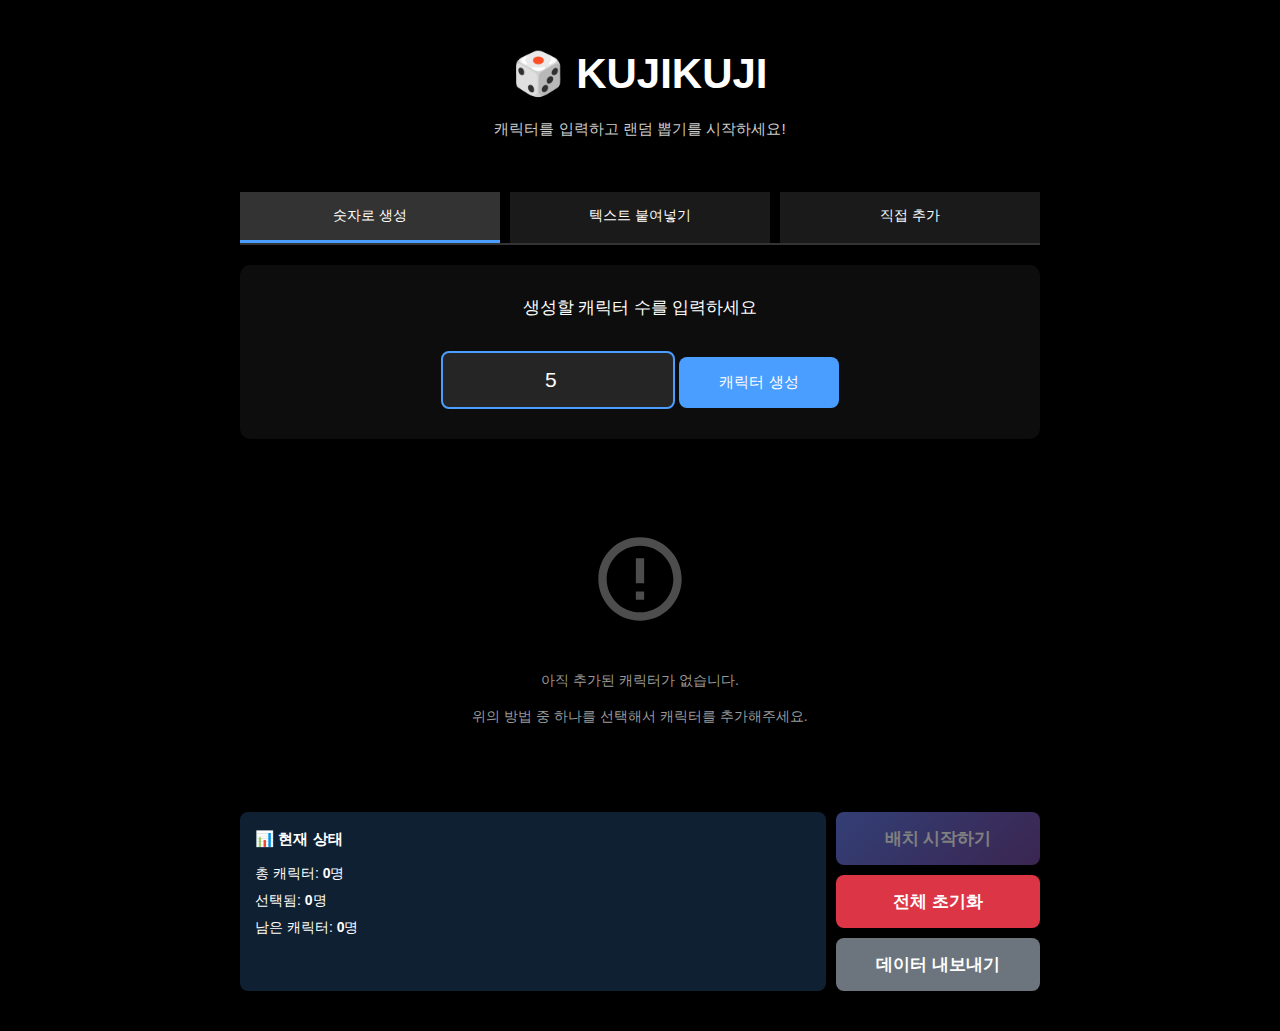
<file: input.html>
<!DOCTYPE html>
<html lang="ko">
<head>
    <meta charset="UTF-8">
    <meta name="viewport" content="width=device-width, initial-scale=1.0">
    <title>KUJIKUJI - 캐릭터 입력</title>
    <link rel="stylesheet" href="css/main.css">
    <style>
        /* ===== Input Page Specific Styles ===== */
        .input-container {
            max-width: 800px;
            margin: 0 auto;
            padding: 20px;
            min-height: 100vh;
            display: flex;
            flex-direction: column;
        }

        .header {
            text-align: center;
            margin-bottom: 30px;
            padding: 20px;
        }

        .header h1 {
            font-size: 3em;
            margin: 0;
            color: #fff;
            text-shadow: 2px 2px 4px rgba(0, 0, 0, 0.5);
        }

        .header p {
            margin: 10px 0 0 0;
            color: #ccc;
            font-size: 1.1em;
        }

        /* ===== Tab Navigation ===== */
        .tab-nav {
            display: flex;
            gap: 10px;
            margin-bottom: 20px;
            border-bottom: 2px solid #333;
        }

        .tab-button {
            flex: 1;
            padding: 15px;
            background: rgba(255, 255, 255, 0.1);
            border: none;
            border-bottom: 3px solid transparent;
            color: #fff;
            font-size: 1em;
            cursor: pointer;
            transition: all 0.3s;
        }

        .tab-button:hover {
            background: rgba(255, 255, 255, 0.2);
        }

        .tab-button.active {
            background: rgba(255, 255, 255, 0.2);
            border-bottom-color: #4a9eff;
        }

        /* ===== Tab Content ===== */
        .tab-content {
            display: none;
            background: rgba(255, 255, 255, 0.05);
            padding: 30px;
            border-radius: 10px;
            margin-bottom: 20px;
        }

        .tab-content.active {
            display: block;
            animation: fadeIn 0.3s;
        }

        @keyframes fadeIn {
            from { opacity: 0; transform: translateY(10px); }
            to { opacity: 1; transform: translateY(0); }
        }

        /* ===== Number Input Mode ===== */
        .number-input-group {
            text-align: center;
        }

        .number-input-group label {
            display: block;
            font-size: 1.2em;
            margin-bottom: 15px;
            color: #fff;
        }

        .number-input-group input[type="number"] {
            width: 200px;
            padding: 15px;
            font-size: 1.5em;
            text-align: center;
            border: 2px solid #4a9eff;
            border-radius: 8px;
            background: rgba(255, 255, 255, 0.1);
            color: #fff;
        }

        .number-input-group input[type="number"]:focus {
            outline: none;
            border-color: #6bb3ff;
            background: rgba(255, 255, 255, 0.15);
        }

        .generate-btn {
            margin-top: 20px;
            padding: 15px 40px;
            font-size: 1.1em;
            background: #4a9eff;
            color: #fff;
            border: none;
            border-radius: 8px;
            cursor: pointer;
            transition: all 0.3s;
        }

        .generate-btn:hover {
            background: #6bb3ff;
            transform: translateY(-2px);
            box-shadow: 0 4px 8px rgba(74, 158, 255, 0.3);
        }

        /* ===== Text Input Mode ===== */
        .text-input-group {
            display: flex;
            flex-direction: column;
            gap: 15px;
        }

        .text-input-group label {
            font-size: 1.1em;
            color: #fff;
        }

        .text-input-group textarea {
            width: 100%;
            min-height: 200px;
            padding: 15px;
            font-size: 1em;
            font-family: inherit;
            border: 2px solid #4a9eff;
            border-radius: 8px;
            background: rgba(255, 255, 255, 0.1);
            color: #fff;
            resize: vertical;
        }

        .text-input-group textarea:focus {
            outline: none;
            border-color: #6bb3ff;
            background: rgba(255, 255, 255, 0.15);
        }

        .text-input-group .hint {
            color: #aaa;
            font-size: 0.9em;
        }

        /* ===== Manual Add Mode ===== */
        .manual-add-group {
            display: flex;
            flex-direction: column;
            gap: 15px;
        }

        .add-form {
            display: flex;
            gap: 10px;
            align-items: center;
        }

        .add-form input[type="text"] {
            flex: 1;
            padding: 12px;
            font-size: 1em;
            border: 2px solid #4a9eff;
            border-radius: 8px;
            background: rgba(255, 255, 255, 0.1);
            color: #fff;
        }

        .add-form input[type="text"]:focus {
            outline: none;
            border-color: #6bb3ff;
            background: rgba(255, 255, 255, 0.15);
        }

        .add-btn {
            padding: 12px 24px;
            background: #28a745;
            color: #fff;
            border: none;
            border-radius: 8px;
            font-size: 1.1em;
            cursor: pointer;
            transition: all 0.3s;
        }

        .add-btn:hover {
            background: #34ce57;
            transform: scale(1.05);
        }

        /* ===== Character List ===== */
        .character-list {
            margin-top: 20px;
            max-height: 400px;
            overflow-y: auto;
            padding: 10px;
            background: rgba(0, 0, 0, 0.3);
            border-radius: 8px;
        }

        .character-item {
            display: flex;
            align-items: center;
            gap: 15px;
            padding: 12px;
            margin-bottom: 10px;
            background: rgba(255, 255, 255, 0.05);
            border-radius: 8px;
            transition: all 0.3s;
        }

        .character-item:hover {
            background: rgba(255, 255, 255, 0.1);
        }

        .character-avatar {
            width: 50px;
            height: 50px;
            border-radius: 50%;
            background: #fff;
            padding: 5px;
        }

        .character-name {
            flex: 1;
            font-size: 1.1em;
            color: #fff;
        }

        .character-name input {
            width: 100%;
            padding: 5px 10px;
            background: rgba(255, 255, 255, 0.1);
            border: 1px solid #4a9eff;
            border-radius: 4px;
            color: #fff;
            font-size: 1em;
        }

        .character-actions {
            display: flex;
            gap: 5px;
        }

        .edit-btn, .delete-btn {
            padding: 6px 12px;
            border: none;
            border-radius: 4px;
            cursor: pointer;
            font-size: 0.9em;
            transition: all 0.3s;
        }

        .edit-btn {
            background: #ffc107;
            color: #000;
        }

        .edit-btn:hover {
            background: #ffcd38;
        }

        .delete-btn {
            background: #dc3545;
            color: #fff;
        }

        .delete-btn:hover {
            background: #e4606d;
        }

        .save-btn {
            background: #28a745;
            color: #fff;
        }

        .save-btn:hover {
            background: #34ce57;
        }

        /* ===== Bottom Actions ===== */
        .bottom-actions {
            margin-top: auto;
            padding: 20px 0;
            display: flex;
            justify-content: space-between;
            gap: 10px;
            flex-wrap: wrap;
        }

        .statistics {
            flex: 1;
            padding: 15px;
            background: rgba(74, 158, 255, 0.2);
            border-radius: 8px;
            color: #fff;
        }

        .statistics h3 {
            margin: 0 0 10px 0;
            font-size: 1.1em;
        }

        .statistics p {
            margin: 5px 0;
            font-size: 1em;
        }

        .action-buttons {
            display: flex;
            flex-direction: column;
            gap: 10px;
        }

        .start-btn, .reset-btn, .export-btn {
            padding: 15px 40px;
            font-size: 1.2em;
            border: none;
            border-radius: 8px;
            cursor: pointer;
            transition: all 0.3s;
            text-transform: uppercase;
            font-weight: bold;
        }

        .start-btn {
            background: linear-gradient(135deg, #667eea 0%, #764ba2 100%);
            color: #fff;
        }

        .start-btn:hover:not(:disabled) {
            transform: translateY(-2px);
            box-shadow: 0 6px 12px rgba(102, 126, 234, 0.4);
        }

        .start-btn:disabled {
            opacity: 0.5;
            cursor: not-allowed;
        }

        .reset-btn {
            background: #dc3545;
            color: #fff;
        }

        .reset-btn:hover {
            background: #e4606d;
        }

        .export-btn {
            background: #6c757d;
            color: #fff;
        }

        .export-btn:hover {
            background: #7d868f;
        }

        /* ===== Empty State ===== */
        .empty-state {
            text-align: center;
            padding: 40px;
            color: #999;
        }

        .empty-state svg {
            width: 100px;
            height: 100px;
            margin-bottom: 20px;
            opacity: 0.5;
        }

        /* ===== Responsive ===== */
        @media (max-width: 768px) {
            .input-container {
                padding: 10px;
            }

            .header h1 {
                font-size: 2em;
            }

            .tab-button {
                padding: 10px;
                font-size: 0.9em;
            }

            .tab-content {
                padding: 20px 15px;
            }

            .number-input-group input[type="number"] {
                width: 150px;
                font-size: 1.2em;
            }

            .bottom-actions {
                flex-direction: column;
            }

            .statistics {
                order: 1;
            }

            .action-buttons {
                order: 2;
            }
        }
    </style>
</head>
<body>
    <div class="input-container">
        <!-- Header -->
        <div class="header">
            <h1>🎲 KUJIKUJI</h1>
            <p>캐릭터를 입력하고 랜덤 뽑기를 시작하세요!</p>
        </div>

        <!-- Tab Navigation -->
        <div class="tab-nav">
            <button class="tab-button active" data-tab="number">숫자로 생성</button>
            <button class="tab-button" data-tab="text">텍스트 붙여넣기</button>
            <button class="tab-button" data-tab="manual">직접 추가</button>
        </div>

        <!-- Tab 1: Number Input -->
        <div class="tab-content active" id="tab-number">
            <div class="number-input-group">
                <label for="characterCount">생성할 캐릭터 수를 입력하세요</label>
                <input type="number" id="characterCount" min="1" max="50" value="5" />
                <button class="generate-btn" id="generateBtn">캐릭터 생성</button>
            </div>
        </div>

        <!-- Tab 2: Text Input -->
        <div class="tab-content" id="tab-text">
            <div class="text-input-group">
                <label for="characterText">캐릭터 이름을 한 줄에 하나씩 입력하세요</label>
                <textarea id="characterText" placeholder="User 1&#10;User 2&#10;User 3&#10;..."></textarea>
                <p class="hint">💡 팁: 엑셀이나 메모장에서 복사해서 붙여넣을 수 있습니다.</p>
                <button class="generate-btn" id="parseTextBtn">캐릭터 추가</button>
            </div>
        </div>

        <!-- Tab 3: Manual Add -->
        <div class="tab-content" id="tab-manual">
            <div class="manual-add-group">
                <div class="add-form">
                    <input type="text" id="manualName" placeholder="캐릭터 이름 입력" />
                    <button class="add-btn" id="addManualBtn">+ 추가</button>
                </div>
            </div>
        </div>

        <!-- Character List -->
        <div class="character-list" id="characterList">
            <div class="empty-state">
                <svg viewBox="0 0 24 24" fill="currentColor">
                    <path d="M12 2C6.48 2 2 6.48 2 12s4.48 10 10 10 10-4.48 10-10S17.52 2 12 2zm0 18c-4.41 0-8-3.59-8-8s3.59-8 8-8 8 3.59 8 8-3.59 8-8 8zm-1-13h2v6h-2zm0 8h2v2h-2z"/>
                </svg>
                <p>아직 추가된 캐릭터가 없습니다.</p>
                <p>위의 방법 중 하나를 선택해서 캐릭터를 추가해주세요.</p>
            </div>
        </div>

        <!-- Bottom Actions -->
        <div class="bottom-actions">
            <div class="statistics">
                <h3>📊 현재 상태</h3>
                <p>총 캐릭터: <strong id="totalCount">0</strong>명</p>
                <p>선택됨: <strong id="selectedCount">0</strong>명</p>
                <p>남은 캐릭터: <strong id="remainingCount">0</strong>명</p>
            </div>
            <div class="action-buttons">
                <button class="start-btn" id="startBtn" disabled>배치 시작하기</button>
                <button class="reset-btn" id="resetBtn">전체 초기화</button>
                <button class="export-btn" id="exportBtn">데이터 내보내기</button>
            </div>
        </div>
    </div>

    <!-- Scripts -->
    <script src="js/storage.js"></script>
    <script src="js/utils.js"></script>
    <script>
        // ===== Initialize =====
        let editingCharacterId = null;

        // Load existing data
        loadCharacters();
        updateStatistics();

        // ===== Tab Switching =====
        document.querySelectorAll('.tab-button').forEach(button => {
            button.addEventListener('click', () => {
                const tabName = button.dataset.tab;
                
                // Update buttons
                document.querySelectorAll('.tab-button').forEach(btn => btn.classList.remove('active'));
                button.classList.add('active');
                
                // Update content
                document.querySelectorAll('.tab-content').forEach(content => content.classList.remove('active'));
                document.getElementById(`tab-${tabName}`).classList.add('active');
            });
        });

        // ===== Number Input Mode =====
        document.getElementById('generateBtn').addEventListener('click', () => {
            const count = parseInt(document.getElementById('characterCount').value);
            if (count > 0 && count <= 50) {
                StorageManager.generateCharacters(count);
                loadCharacters();
                updateStatistics();
                showNotification(`✅ ${count}명의 캐릭터가 생성되었습니다!`);
            } else {
                showNotification('⚠️ 1~50 사이의 숫자를 입력해주세요.', 'warning');
            }
        });

        // ===== Text Input Mode =====
        document.getElementById('parseTextBtn').addEventListener('click', () => {
            const text = document.getElementById('characterText').value;
            const names = text.split('\n').filter(name => name.trim());
            
            if (names.length > 0) {
                StorageManager.addCharacters(names);
                document.getElementById('characterText').value = '';
                loadCharacters();
                updateStatistics();
                showNotification(`✅ ${names.length}명의 캐릭터가 추가되었습니다!`);
            } else {
                showNotification('⚠️ 최소 1명 이상의 이름을 입력해주세요.', 'warning');
            }
        });

        // ===== Manual Add Mode =====
        const manualNameInput = document.getElementById('manualName');
        document.getElementById('addManualBtn').addEventListener('click', addManualCharacter);
        
        manualNameInput.addEventListener('keypress', (e) => {
            if (e.key === 'Enter') {
                addManualCharacter();
            }
        });

        function addManualCharacter() {
            const name = manualNameInput.value.trim();
            if (name) {
                StorageManager.addCharacter(name);
                manualNameInput.value = '';
                loadCharacters();
                updateStatistics();
                showNotification(`✅ "${name}" 캐릭터가 추가되었습니다!`);
            } else {
                showNotification('⚠️ 이름을 입력해주세요.', 'warning');
            }
        }

        // ===== Character List =====
        function loadCharacters() {
            const characters = StorageManager.getAllCharacters();
            const listContainer = document.getElementById('characterList');
            
            if (characters.length === 0) {
                listContainer.innerHTML = `
                    <div class="empty-state">
                        <svg viewBox="0 0 24 24" fill="currentColor">
                            <path d="M12 2C6.48 2 2 6.48 2 12s4.48 10 10 10 10-4.48 10-10S17.52 2 12 2zm0 18c-4.41 0-8-3.59-8-8s3.59-8 8-8 8 3.59 8 8-3.59 8-8 8zm-1-13h2v6h-2zm0 8h2v2h-2z"/>
                        </svg>
                        <p>아직 추가된 캐릭터가 없습니다.</p>
                        <p>위의 방법 중 하나를 선택해서 캐릭터를 추가해주세요.</p>
                    </div>
                `;
                return;
            }

            listContainer.innerHTML = characters.map(char => `
                <div class="character-item" data-id="${char.id}">
                    <img class="character-avatar" 
                         src="${StorageManager.getAvatarUrl(char.avatarSeed)}" 
                         alt="${char.name}" />
                    <div class="character-name">
                        <span class="name-display">${char.name}</span>
                        <input type="text" class="name-edit" value="${char.name}" style="display:none;" />
                    </div>
                    ${char.selected ? '<span style="color: #28a745;">✓ 선택됨</span>' : ''}
                    <div class="character-actions">
                        <button class="edit-btn" onclick="editCharacter('${char.id}')">수정</button>
                        <button class="delete-btn" onclick="deleteCharacter('${char.id}')">삭제</button>
                    </div>
                </div>
            `).join('');
        }

        function editCharacter(id) {
            const item = document.querySelector(`[data-id="${id}"]`);
            const display = item.querySelector('.name-display');
            const input = item.querySelector('.name-edit');
            const editBtn = item.querySelector('.edit-btn');

            if (editingCharacterId === id) {
                // Save
                const newName = input.value.trim();
                if (newName) {
                    StorageManager.updateCharacter(id, { name: newName });
                    display.textContent = newName;
                    display.style.display = 'inline';
                    input.style.display = 'none';
                    editBtn.textContent = '수정';
                    editBtn.classList.remove('save-btn');
                    editBtn.classList.add('edit-btn');
                    editingCharacterId = null;
                    showNotification('✅ 이름이 수정되었습니다!');
                }
            } else {
                // Edit mode
                display.style.display = 'none';
                input.style.display = 'block';
                input.focus();
                input.select();
                editBtn.textContent = '저장';
                editBtn.classList.remove('edit-btn');
                editBtn.classList.add('save-btn');
                editingCharacterId = id;
            }
        }

        function deleteCharacter(id) {
            if (confirm('정말 이 캐릭터를 삭제하시겠습니까?')) {
                StorageManager.deleteCharacter(id);
                loadCharacters();
                updateStatistics();
                showNotification('✅ 캐릭터가 삭제되었습니다.');
            }
        }

        // ===== Statistics =====
        function updateStatistics() {
            const stats = StorageManager.getStatistics();
            document.getElementById('totalCount').textContent = stats.total;
            document.getElementById('selectedCount').textContent = stats.selected;
            document.getElementById('remainingCount').textContent = stats.remaining;
            
            // Enable/disable start button
            const startBtn = document.getElementById('startBtn');
            if (stats.total > 0) {
                startBtn.disabled = false;
            } else {
                startBtn.disabled = true;
            }
        }

        // ===== Bottom Actions =====
        document.getElementById('startBtn').addEventListener('click', () => {
            const stats = StorageManager.getStatistics();
            if (stats.total > 0) {
                window.location.href = 'index.html';
            }
        });

        document.getElementById('resetBtn').addEventListener('click', () => {
            if (confirm('⚠️ 모든 데이터가 삭제됩니다. 계속하시겠습니까?')) {
                StorageManager.clearAll();
                loadCharacters();
                updateStatistics();
                showNotification('✅ 모든 데이터가 초기화되었습니다.');
            }
        });

        document.getElementById('exportBtn').addEventListener('click', () => {
            const data = StorageManager.exportData();
            const filename = `kujikuji-backup-${new Date().toISOString().split('T')[0]}.json`;
            Utils.downloadFile(data, filename);
            showNotification('✅ 데이터가 다운로드되었습니다.');
        });

        // ===== Notification =====
        function showNotification(message, type = 'success') {
            const notification = document.createElement('div');
            notification.textContent = message;
            notification.style.cssText = `
                position: fixed;
                top: 20px;
                right: 20px;
                padding: 15px 25px;
                background: ${type === 'success' ? '#28a745' : '#ffc107'};
                color: ${type === 'success' ? '#fff' : '#000'};
                border-radius: 8px;
                box-shadow: 0 4px 12px rgba(0,0,0,0.3);
                z-index: 10000;
                animation: slideIn 0.3s ease;
            `;
            
            document.body.appendChild(notification);
            
            setTimeout(() => {
                notification.style.animation = 'slideOut 0.3s ease';
                setTimeout(() => notification.remove(), 300);
            }, 3000);
        }

        // ===== Animations =====
        const style = document.createElement('style');
        style.textContent = `
            @keyframes slideIn {
                from { transform: translateX(400px); opacity: 0; }
                to { transform: translateX(0); opacity: 1; }
            }
            @keyframes slideOut {
                from { transform: translateX(0); opacity: 1; }
                to { transform: translateX(400px); opacity: 0; }
            }
        `;
        document.head.appendChild(style);
    </script>
</body>
</html>
</file>
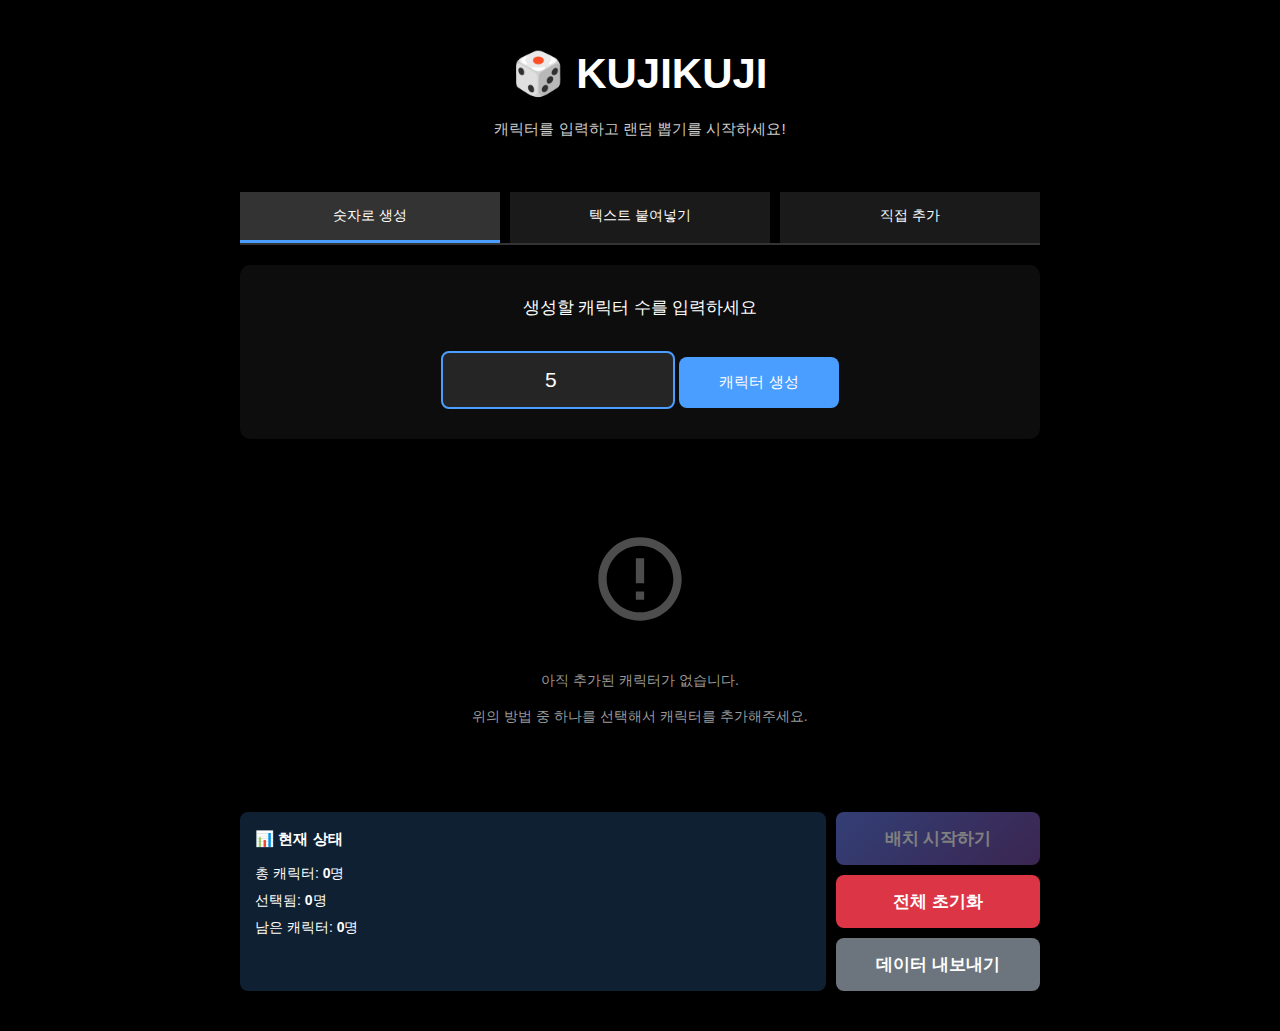
<file: select.html>
<!DOCTYPE html>
<html lang="en">
	<head>
		<title data-i18n="app.title">KUJIKUJI | Character Selection</title>
		<meta charset="utf-8">
		<meta name="viewport" content="width=device-width, user-scalable=no, minimum-scale=1.0, maximum-scale=1.0">
		<meta name="description" content="Interactive 3D lottery application built with Three.js">
		<meta name="author" content="siriz">
		<link type="text/css" rel="stylesheet" href="css/main.css">
		<link type="text/css" rel="stylesheet" href="css/select.css">
		<link type="text/css" rel="stylesheet" href="css/language-selector.css">
		<script src="libs/gsap/gsap.min.js"></script>
	</head>

	<body>
		<!-- Language Selector -->
		<div class="language-selector">
			<span class="language-selector__icon">🌐</span>
			<select class="language-selector__dropdown" id="languageSelector">
				<option value="en">English</option>
				<option value="ja">日本語</option>
				<option value="ko">한국어</option>
			</select>
		</div>
		
		<div id="wrapper">
			<button id="btn_select" class="hide" data-i18n="select.goButton">GO</button>
		</div>

	<!-- Stats Display -->
	<div id="stats-container">
		<button id="btn_back" class="back-button" data-i18n="select.backButton">
			⬅️ Back to Input
		</button>
		<div class="stats-divider"></div>
		<div class="stats-item">
			<span class="stats-label" data-i18n="select.stats.total">Total</span>
			<strong id="stats-total" class="stats-value">0</strong>
		</div>
		<div class="stats-divider"></div>
		<div class="stats-item">
			<span class="stats-label" data-i18n="select.stats.selected">Selected</span>
			<strong id="stats-selected" class="stats-value">0</strong>
		</div>
		<div class="stats-divider"></div>
		<div class="stats-item">
			<span class="stats-label" data-i18n="select.stats.remaining">Remaining</span>
			<strong id="stats-remaining" class="stats-value">0</strong>
		</div>
	</div>

	<!-- Scripts -->
	<script src="js/i18n.js"></script>
	<script src="js/storage.js"></script>
	<script src="js/utils.js"></script>

	<script type="importmap">
			{
				"imports": {
					"three": "./libs/threejs/build/three.module.js",
					"three/addons/": "./libs/threejs/jsm/"
				}
			}
		</script>

		<script type="module" src="js/main.js"></script>

	</body>
</html>
</file>
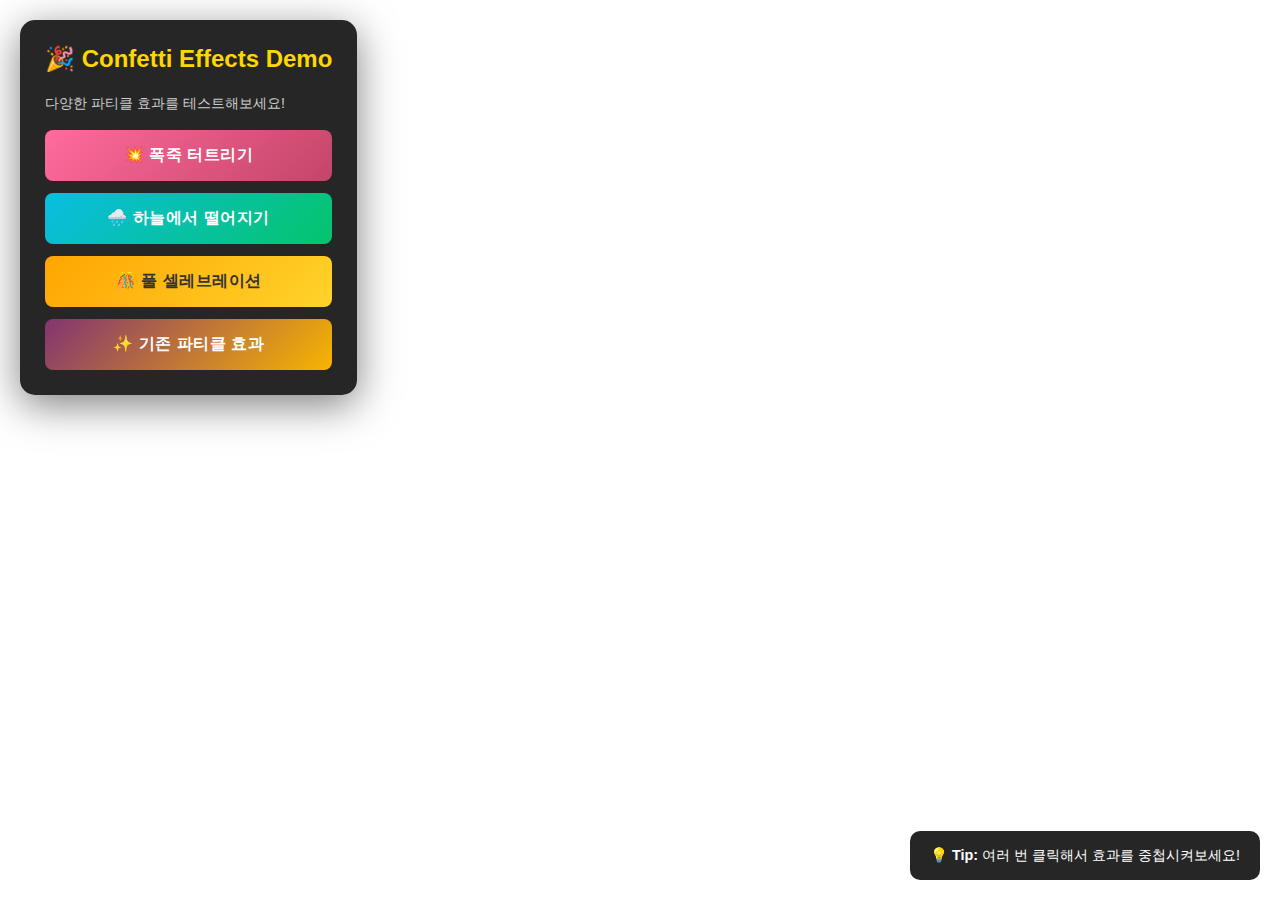
<file: test/confetti-demo.html>
<!DOCTYPE html>
<html lang="ko">
<head>
    <meta charset="UTF-8">
    <meta name="viewport" content="width=device-width, initial-scale=1.0">
    <title>Confetti Effect Demo - KujiKuji</title>
    <style>
        * {
            margin: 0;
            padding: 0;
            box-sizing: border-box;
        }

        body {
            font-family: 'Segoe UI', Tahoma, Geneva, Verdana, sans-serif;
            background: linear-gradient(135deg, #667eea 0%, #764ba2 100%);
            overflow: hidden;
        }

        .controls {
            position: absolute;
            top: 20px;
            left: 20px;
            z-index: 1000;
            background: rgba(0, 0, 0, 0.85);
            padding: 25px;
            border-radius: 15px;
            color: white;
            box-shadow: 0 10px 40px rgba(0, 0, 0, 0.5);
            min-width: 300px;
        }

        .controls h2 {
            margin: 0 0 20px 0;
            font-size: 1.5em;
            color: #FFD700;
        }

        .controls p {
            margin-bottom: 15px;
            color: #ccc;
            font-size: 0.9em;
            line-height: 1.5;
        }

        .button-group {
            display: flex;
            flex-direction: column;
            gap: 12px;
        }

        button {
            padding: 15px 20px;
            font-size: 1em;
            font-weight: bold;
            border: none;
            border-radius: 8px;
            cursor: pointer;
            transition: all 0.3s;
            text-transform: uppercase;
            letter-spacing: 0.5px;
        }

        .btn-burst {
            background: linear-gradient(135deg, #FF6B9D 0%, #C44569 100%);
            color: white;
        }

        .btn-burst:hover {
            transform: translateY(-3px);
            box-shadow: 0 8px 20px rgba(255, 107, 157, 0.5);
        }

        .btn-rain {
            background: linear-gradient(135deg, #0ABDE3 0%, #05C46B 100%);
            color: white;
        }

        .btn-rain:hover {
            transform: translateY(-3px);
            box-shadow: 0 8px 20px rgba(10, 189, 227, 0.5);
        }

        .btn-celebration {
            background: linear-gradient(135deg, #FFA502 0%, #FFD32A 100%);
            color: #333;
        }

        .btn-celebration:hover {
            transform: translateY(-3px);
            box-shadow: 0 8px 20px rgba(255, 165, 2, 0.6);
        }

        .btn-combined {
            background: linear-gradient(135deg, #833471 0%, #F8B500 100%);
            color: white;
        }

        .btn-combined:hover {
            transform: translateY(-3px);
            box-shadow: 0 8px 20px rgba(131, 52, 113, 0.5);
        }

        button:active {
            transform: translateY(-1px);
        }

        .info {
            position: absolute;
            bottom: 20px;
            right: 20px;
            background: rgba(0, 0, 0, 0.85);
            padding: 15px 20px;
            border-radius: 10px;
            color: #fff;
            font-size: 0.9em;
        }

        canvas {
            display: block;
        }
    </style>
</head>
<body>
    <div class="controls">
        <h2>🎉 Confetti Effects Demo</h2>
        <p>다양한 파티클 효과를 테스트해보세요!</p>
        
        <div class="button-group">
            <button class="btn-burst" onclick="triggerBurst()">
                💥 폭죽 터트리기
            </button>
            
            <button class="btn-rain" onclick="triggerRain()">
                🌧️ 하늘에서 떨어지기
            </button>
            
            <button class="btn-celebration" onclick="triggerCelebration()">
                🎊 풀 셀레브레이션
            </button>
            
            <button class="btn-combined" onclick="triggerCombined()">
                ✨ 기존 파티클 효과
            </button>
        </div>
    </div>

    <div class="info">
        <strong>💡 Tip:</strong> 여러 번 클릭해서 효과를 중첩시켜보세요!
    </div>

    <script type="importmap">
        {
            "imports": {
                "three": "../libs/threejs/build/three.module.js",
                "three/addons/": "../libs/threejs/jsm/"
            }
        }
    </script>

    <script type="module">
        import * as THREE from 'three';
        import { OrbitControls } from 'three/addons/controls/OrbitControls.js';
        import { ParticleEffects } from '../js/particles.js';

        let scene, camera, renderer, controls;

        function init() {
            // Scene
            scene = new THREE.Scene();
            scene.background = new THREE.Color(0x1a1a2e);

            // Camera
            camera = new THREE.PerspectiveCamera(
                75,
                window.innerWidth / window.innerHeight,
                0.1,
                1000
            );
            camera.position.set(0, 3, 8);

            // Renderer
            renderer = new THREE.WebGLRenderer({ antialias: true });
            renderer.setSize(window.innerWidth, window.innerHeight);
            renderer.setPixelRatio(window.devicePixelRatio);
            document.body.appendChild(renderer.domElement);

            // Controls
            controls = new OrbitControls(camera, renderer.domElement);
            controls.enableDamping = true;
            controls.dampingFactor = 0.05;
            controls.target.set(0, 2, 0);

            // Lights
            const ambientLight = new THREE.AmbientLight(0xffffff, 0.6);
            scene.add(ambientLight);

            const directionalLight = new THREE.DirectionalLight(0xffffff, 0.8);
            directionalLight.position.set(5, 10, 5);
            scene.add(directionalLight);

            // Ground
            const groundGeometry = new THREE.PlaneGeometry(20, 20);
            const groundMaterial = new THREE.MeshStandardMaterial({
                color: 0x2c3e50,
                roughness: 0.8,
                metalness: 0.2
            });
            const ground = new THREE.Mesh(groundGeometry, groundMaterial);
            ground.rotation.x = -Math.PI / 2;
            ground.receiveShadow = true;
            scene.add(ground);

            // Grid
            const gridHelper = new THREE.GridHelper(20, 20, 0x444444, 0x222222);
            scene.add(gridHelper);

            // 중앙 표시 구체
            const sphereGeometry = new THREE.SphereGeometry(0.3, 32, 32);
            const sphereMaterial = new THREE.MeshStandardMaterial({
                color: 0xff6b9d,
                emissive: 0xff6b9d,
                emissiveIntensity: 0.5,
                metalness: 0.8,
                roughness: 0.2
            });
            const sphere = new THREE.Mesh(sphereGeometry, sphereMaterial);
            sphere.position.y = 2;
            sphere.castShadow = true;
            scene.add(sphere);

            // 구체 펄스 애니메이션
            function animateSphere() {
                const time = Date.now() * 0.001;
                sphere.scale.setScalar(1 + Math.sin(time * 2) * 0.1);
                sphere.rotation.y += 0.01;
                requestAnimationFrame(animateSphere);
            }
            animateSphere();

            // Window resize
            window.addEventListener('resize', onWindowResize);

            animate();
        }

        function animate() {
            requestAnimationFrame(animate);
            controls.update();
            renderer.render(scene, camera);
        }

        function onWindowResize() {
            camera.aspect = window.innerWidth / window.innerHeight;
            camera.updateProjectionMatrix();
            renderer.setSize(window.innerWidth, window.innerHeight);
        }

        // 전역 함수로 노출
        window.triggerBurst = function() {
            const position = new THREE.Vector3(0, 2, 0);
            ParticleEffects.createConfettiBurst(scene, position, {
                particleCount: 150,
                explosionForce: 0.4,
                duration: 4.5
            });
        };

        window.triggerRain = function() {
            ParticleEffects.createConfettiRain(scene, camera, {
                particleCount: 120,
                duration: 6,
                fallSpeed: 0.025
            });
        };

        window.triggerCelebration = function() {
            const position = new THREE.Vector3(0, 2, 0);
            ParticleEffects.createConfettiCelebration(scene, position, camera);
        };

        window.triggerCombined = function() {
            const position = new THREE.Vector3(0, 2, 0);
            ParticleEffects.createCombinedEffect(scene, position);
        };

        init();
    </script>
</body>
</html>
</file>
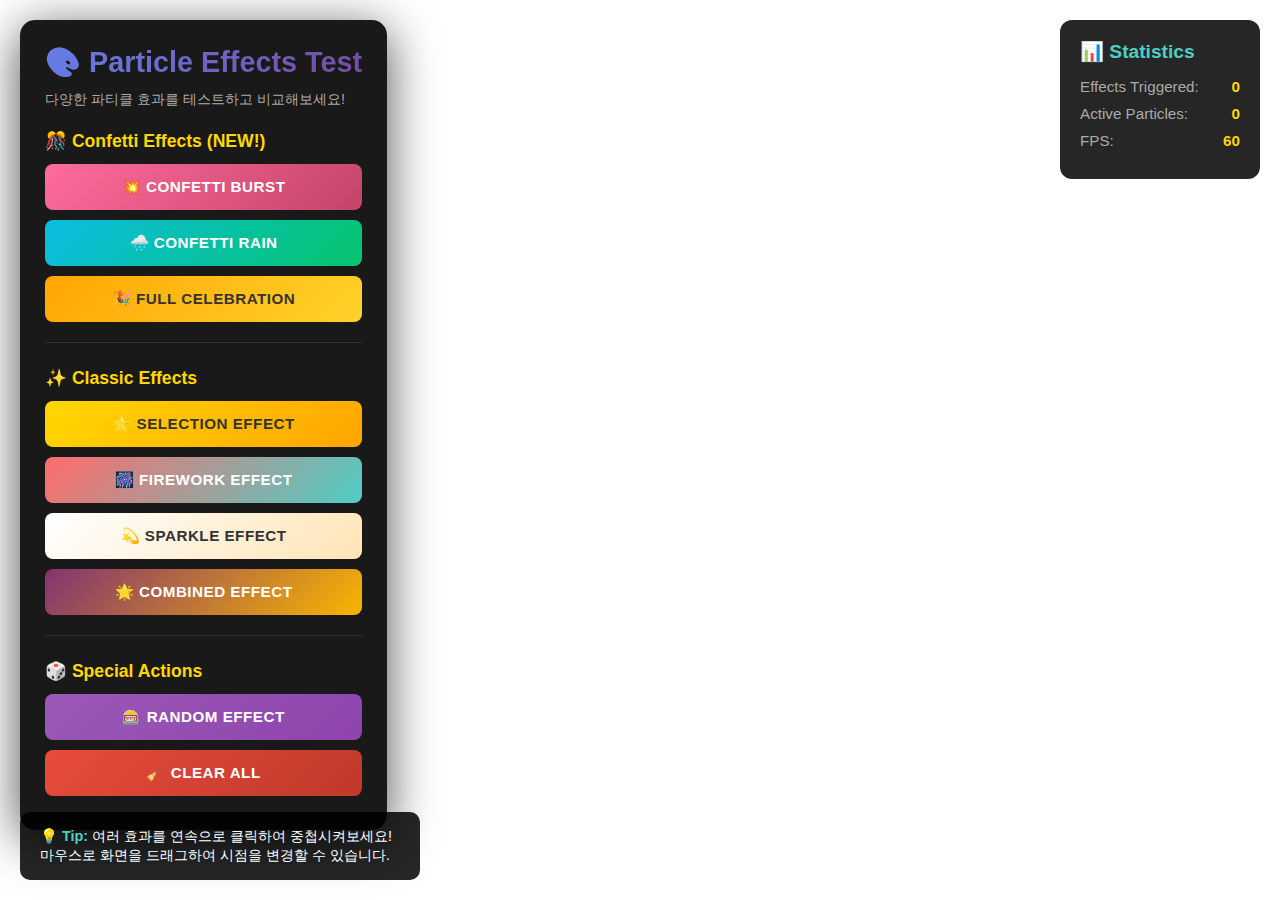
<file: test/particle.html>
<!DOCTYPE html>
<html lang="ko">
<head>
    <meta charset="UTF-8">
    <meta name="viewport" content="width=device-width, initial-scale=1.0">
    <title>Particle Effects Test - KujiKuji</title>
    <style>
        * {
            margin: 0;
            padding: 0;
            box-sizing: border-box;
        }

        body {
            font-family: 'Segoe UI', Tahoma, Geneva, Verdana, sans-serif;
            background: linear-gradient(135deg, #1a1a2e 0%, #16213e 50%, #0f3460 100%);
            overflow: hidden;
            color: white;
        }

        .ui-container {
            position: absolute;
            top: 0;
            left: 0;
            width: 100%;
            height: 100%;
            pointer-events: none;
            z-index: 1000;
        }

        .controls {
            position: absolute;
            top: 20px;
            left: 20px;
            background: rgba(0, 0, 0, 0.9);
            padding: 25px;
            border-radius: 15px;
            box-shadow: 0 10px 50px rgba(0, 0, 0, 0.7);
            min-width: 320px;
            max-height: 90vh;
            overflow-y: auto;
            pointer-events: auto;
        }

        .controls h2 {
            margin: 0 0 10px 0;
            font-size: 1.8em;
            background: linear-gradient(135deg, #667eea 0%, #764ba2 100%);
            -webkit-background-clip: text;
            -webkit-text-fill-color: transparent;
            background-clip: text;
        }

        .controls p {
            margin-bottom: 20px;
            color: #aaa;
            font-size: 0.9em;
            line-height: 1.5;
        }

        .effect-category {
            margin-bottom: 25px;
            padding-bottom: 20px;
            border-bottom: 1px solid rgba(255, 255, 255, 0.1);
        }

        .effect-category:last-child {
            border-bottom: none;
        }

        .category-title {
            font-size: 1.1em;
            margin-bottom: 12px;
            color: #FFD700;
            font-weight: bold;
        }

        .button-group {
            display: flex;
            flex-direction: column;
            gap: 10px;
        }

        button {
            padding: 14px 18px;
            font-size: 0.95em;
            font-weight: 600;
            border: none;
            border-radius: 8px;
            cursor: pointer;
            transition: all 0.3s;
            text-transform: uppercase;
            letter-spacing: 0.5px;
            pointer-events: auto;
            position: relative;
            overflow: hidden;
        }

        button::before {
            content: '';
            position: absolute;
            top: 50%;
            left: 50%;
            width: 0;
            height: 0;
            border-radius: 50%;
            background: rgba(255, 255, 255, 0.3);
            transform: translate(-50%, -50%);
            transition: width 0.6s, height 0.6s;
        }

        button:hover::before {
            width: 300px;
            height: 300px;
        }

        button span {
            position: relative;
            z-index: 1;
        }

        /* Confetti Effects */
        .btn-confetti-burst {
            background: linear-gradient(135deg, #FF6B9D 0%, #C44569 100%);
            color: white;
        }

        .btn-confetti-rain {
            background: linear-gradient(135deg, #0ABDE3 0%, #05C46B 100%);
            color: white;
        }

        .btn-confetti-celebration {
            background: linear-gradient(135deg, #FFA502 0%, #FFD32A 100%);
            color: #333;
        }

        /* Classic Effects */
        .btn-selection {
            background: linear-gradient(135deg, #FFD700 0%, #FFA500 100%);
            color: #333;
        }

        .btn-firework {
            background: linear-gradient(135deg, #FF6B6B 0%, #4ECDC4 100%);
            color: white;
        }

        .btn-sparkle {
            background: linear-gradient(135deg, #FFFFFF 0%, #FFE4B5 100%);
            color: #333;
        }

        .btn-combined {
            background: linear-gradient(135deg, #833471 0%, #F8B500 100%);
            color: white;
        }

        /* Special Actions */
        .btn-clear {
            background: linear-gradient(135deg, #e74c3c 0%, #c0392b 100%);
            color: white;
        }

        .btn-random {
            background: linear-gradient(135deg, #9b59b6 0%, #8e44ad 100%);
            color: white;
        }

        button:hover {
            transform: translateY(-3px);
            box-shadow: 0 8px 25px rgba(0, 0, 0, 0.4);
        }

        button:active {
            transform: translateY(-1px);
        }

        .stats {
            position: absolute;
            top: 20px;
            right: 20px;
            background: rgba(0, 0, 0, 0.85);
            padding: 20px;
            border-radius: 12px;
            min-width: 200px;
            pointer-events: auto;
        }

        .stats h3 {
            margin: 0 0 15px 0;
            color: #4ECDC4;
            font-size: 1.2em;
        }

        .stat-item {
            display: flex;
            justify-content: space-between;
            margin-bottom: 10px;
            font-size: 0.95em;
        }

        .stat-label {
            color: #aaa;
        }

        .stat-value {
            color: #FFD700;
            font-weight: bold;
        }

        .info {
            position: absolute;
            bottom: 20px;
            left: 20px;
            background: rgba(0, 0, 0, 0.85);
            padding: 15px 20px;
            border-radius: 10px;
            font-size: 0.9em;
            max-width: 400px;
            pointer-events: auto;
        }

        .info strong {
            color: #4ECDC4;
        }

        canvas {
            display: block;
        }

        /* Custom Scrollbar */
        .controls::-webkit-scrollbar {
            width: 8px;
        }

        .controls::-webkit-scrollbar-track {
            background: rgba(255, 255, 255, 0.05);
            border-radius: 10px;
        }

        .controls::-webkit-scrollbar-thumb {
            background: rgba(255, 255, 255, 0.2);
            border-radius: 10px;
        }

        .controls::-webkit-scrollbar-thumb:hover {
            background: rgba(255, 255, 255, 0.3);
        }
    </style>
</head>
<body>
    <div class="ui-container">
        <div class="controls">
            <h2>🎨 Particle Effects Test</h2>
            <p>다양한 파티클 효과를 테스트하고 비교해보세요!</p>
            
            <!-- Confetti Effects -->
            <div class="effect-category">
                <div class="category-title">🎊 Confetti Effects (NEW!)</div>
                <div class="button-group">
                    <button class="btn-confetti-burst" onclick="triggerConfettiBurst()">
                        <span>💥 Confetti Burst</span>
                    </button>
                    
                    <button class="btn-confetti-rain" onclick="triggerConfettiRain()">
                        <span>🌧️ Confetti Rain</span>
                    </button>
                    
                    <button class="btn-confetti-celebration" onclick="triggerConfettiCelebration()">
                        <span>🎉 Full Celebration</span>
                    </button>
                </div>
            </div>

            <!-- Classic Effects -->
            <div class="effect-category">
                <div class="category-title">✨ Classic Effects</div>
                <div class="button-group">
                    <button class="btn-selection" onclick="triggerSelection()">
                        <span>⭐ Selection Effect</span>
                    </button>
                    
                    <button class="btn-firework" onclick="triggerFirework()">
                        <span>🎆 Firework Effect</span>
                    </button>
                    
                    <button class="btn-sparkle" onclick="triggerSparkle()">
                        <span>💫 Sparkle Effect</span>
                    </button>
                    
                    <button class="btn-combined" onclick="triggerCombined()">
                        <span>🌟 Combined Effect</span>
                    </button>
                </div>
            </div>

            <!-- Special Actions -->
            <div class="effect-category">
                <div class="category-title">🎲 Special Actions</div>
                <div class="button-group">
                    <button class="btn-random" onclick="triggerRandom()">
                        <span>🎰 Random Effect</span>
                    </button>
                    
                    <button class="btn-clear" onclick="clearAll()">
                        <span>🧹 Clear All</span>
                    </button>
                </div>
            </div>
        </div>

        <div class="stats">
            <h3>📊 Statistics</h3>
            <div class="stat-item">
                <span class="stat-label">Effects Triggered:</span>
                <span class="stat-value" id="effectCount">0</span>
            </div>
            <div class="stat-item">
                <span class="stat-label">Active Particles:</span>
                <span class="stat-value" id="particleCount">0</span>
            </div>
            <div class="stat-item">
                <span class="stat-label">FPS:</span>
                <span class="stat-value" id="fps">60</span>
            </div>
        </div>

        <div class="info">
            <strong>💡 Tip:</strong> 여러 효과를 연속으로 클릭하여 중첩시켜보세요! 
            마우스로 화면을 드래그하여 시점을 변경할 수 있습니다.
        </div>
    </div>

    <script type="importmap">
        {
            "imports": {
                "three": "../libs/threejs/build/three.module.js",
                "three/addons/": "../libs/threejs/jsm/"
            }
        }
    </script>

    <script type="module">
        import * as THREE from 'three';
        import { OrbitControls } from 'three/addons/controls/OrbitControls.js';
        import { ParticleEffects } from '../js/particles.js';

        let scene, camera, renderer, controls;
        let centerSphere;
        let effectCount = 0;
        let lastFrameTime = Date.now();
        let frameCount = 0;
        let fps = 60;

        function init() {
            // Scene
            scene = new THREE.Scene();
            scene.background = new THREE.Color(0x0a0a1a);
            scene.fog = new THREE.Fog(0x0a0a1a, 10, 50);

            // Camera
            camera = new THREE.PerspectiveCamera(
                75,
                window.innerWidth / window.innerHeight,
                0.1,
                1000
            );
            camera.position.set(0, 4, 10);

            // Renderer
            renderer = new THREE.WebGLRenderer({ 
                antialias: true,
                alpha: true
            });
            renderer.setSize(window.innerWidth, window.innerHeight);
            renderer.setPixelRatio(Math.min(window.devicePixelRatio, 2));
            renderer.shadowMap.enabled = true;
            renderer.shadowMap.type = THREE.PCFSoftShadowMap;
            document.body.appendChild(renderer.domElement);

            // Controls
            controls = new OrbitControls(camera, renderer.domElement);
            controls.enableDamping = true;
            controls.dampingFactor = 0.05;
            controls.target.set(0, 2, 0);
            controls.minDistance = 3;
            controls.maxDistance = 30;
            controls.maxPolarAngle = Math.PI / 2 + 0.3;

            // Lights
            const ambientLight = new THREE.AmbientLight(0xffffff, 0.4);
            scene.add(ambientLight);

            const directionalLight = new THREE.DirectionalLight(0xffffff, 0.8);
            directionalLight.position.set(10, 15, 5);
            directionalLight.castShadow = true;
            directionalLight.shadow.camera.near = 0.1;
            directionalLight.shadow.camera.far = 50;
            directionalLight.shadow.camera.left = -20;
            directionalLight.shadow.camera.right = 20;
            directionalLight.shadow.camera.top = 20;
            directionalLight.shadow.camera.bottom = -20;
            directionalLight.shadow.mapSize.width = 2048;
            directionalLight.shadow.mapSize.height = 2048;
            scene.add(directionalLight);

            const pointLight1 = new THREE.PointLight(0x4ECDC4, 1, 20);
            pointLight1.position.set(-5, 5, 5);
            scene.add(pointLight1);

            const pointLight2 = new THREE.PointLight(0xFF6B9D, 1, 20);
            pointLight2.position.set(5, 5, -5);
            scene.add(pointLight2);

            // Ground
            const groundGeometry = new THREE.CircleGeometry(15, 64);
            const groundMaterial = new THREE.MeshStandardMaterial({
                color: 0x1a1a2e,
                roughness: 0.9,
                metalness: 0.1
            });
            const ground = new THREE.Mesh(groundGeometry, groundMaterial);
            ground.rotation.x = -Math.PI / 2;
            ground.receiveShadow = true;
            scene.add(ground);

            // Grid
            const gridHelper = new THREE.PolarGridHelper(15, 16, 8, 64, 0x333344, 0x222233);
            gridHelper.position.y = 0.01;
            scene.add(gridHelper);

            // Center Sphere (파티클 발생 지점)
            const sphereGeometry = new THREE.SphereGeometry(0.4, 32, 32);
            const sphereMaterial = new THREE.MeshStandardMaterial({
                color: 0xff6b9d,
                emissive: 0xff6b9d,
                emissiveIntensity: 0.6,
                metalness: 0.9,
                roughness: 0.1
            });
            centerSphere = new THREE.Mesh(sphereGeometry, sphereMaterial);
            centerSphere.position.y = 2;
            centerSphere.castShadow = true;
            scene.add(centerSphere);

            // Sphere Glow
            const glowGeometry = new THREE.SphereGeometry(0.5, 32, 32);
            const glowMaterial = new THREE.MeshBasicMaterial({
                color: 0xff6b9d,
                transparent: true,
                opacity: 0.3,
                side: THREE.BackSide
            });
            const glow = new THREE.Mesh(glowGeometry, glowMaterial);
            centerSphere.add(glow);

            // Window resize
            window.addEventListener('resize', onWindowResize);

            // Start animation
            animate();

            // Start FPS counter
            setInterval(updateFPS, 1000);
        }

        function animate() {
            requestAnimationFrame(animate);

            // Sphere animation
            const time = Date.now() * 0.001;
            centerSphere.scale.setScalar(1 + Math.sin(time * 2) * 0.1);
            centerSphere.rotation.y += 0.01;
            centerSphere.rotation.x = Math.sin(time * 0.5) * 0.2;

            // Update controls
            controls.update();

            // Update particle count (대략적인 추정)
            const particleCount = scene.children.filter(child => 
                child instanceof THREE.Points || 
                (child instanceof THREE.Mesh && child.geometry instanceof THREE.PlaneGeometry)
            ).length;
            document.getElementById('particleCount').textContent = particleCount;

            // Render
            renderer.render(scene, camera);

            // FPS tracking
            frameCount++;
        }

        function updateFPS() {
            const currentTime = Date.now();
            const deltaTime = (currentTime - lastFrameTime) / 1000;
            fps = Math.round(frameCount / deltaTime);
            document.getElementById('fps').textContent = fps;
            
            frameCount = 0;
            lastFrameTime = currentTime;
        }

        function onWindowResize() {
            camera.aspect = window.innerWidth / window.innerHeight;
            camera.updateProjectionMatrix();
            renderer.setSize(window.innerWidth, window.innerHeight);
        }

        function incrementEffectCount() {
            effectCount++;
            document.getElementById('effectCount').textContent = effectCount;
        }

        // Confetti Effects
        window.triggerConfettiBurst = function() {
            const position = centerSphere.position.clone();
            ParticleEffects.createConfettiBurst(scene, position, {
                particleCount: 150,
                explosionForce: 0.4,
                duration: 4.5
            });
            incrementEffectCount();
        };

        window.triggerConfettiRain = function() {
            ParticleEffects.createConfettiRain(scene, camera, {
                particleCount: 120,
                duration: 6,
                fallSpeed: 0.025
            });
            incrementEffectCount();
        };

        window.triggerConfettiCelebration = function() {
            const position = centerSphere.position.clone();
            ParticleEffects.createConfettiCelebration(scene, position, camera);
            incrementEffectCount();
        };

        // Classic Effects
        window.triggerSelection = function() {
            const position = centerSphere.position.clone();
            ParticleEffects.createSelectionEffect(scene, position, {
                particleCount: 180,
                duration: 3
            });
            incrementEffectCount();
        };

        window.triggerFirework = function() {
            const position = new THREE.Vector3(
                centerSphere.position.x,
                centerSphere.position.y + 2,
                centerSphere.position.z
            );
            ParticleEffects.createFireworkEffect(scene, position, {
                particleCount: 120,
                explosionForce: 0.3,
                duration: 2.5
            });
            incrementEffectCount();
        };

        window.triggerSparkle = function() {
            const position = centerSphere.position.clone();
            ParticleEffects.createSparkleEffect(scene, position, {
                particleCount: 80,
                duration: 2,
                range: 2.5
            });
            incrementEffectCount();
        };

        window.triggerCombined = function() {
            const position = centerSphere.position.clone();
            ParticleEffects.createCombinedEffect(scene, position);
            incrementEffectCount();
        };

        // Special Actions
        window.triggerRandom = function() {
            const effects = [
                triggerConfettiBurst,
                triggerConfettiRain,
                triggerSelection,
                triggerFirework,
                triggerSparkle
            ];
            const randomEffect = effects[Math.floor(Math.random() * effects.length)];
            randomEffect();
        };

        window.clearAll = function() {
            // Remove all particle systems and confetti pieces
            const objectsToRemove = [];
            scene.traverse((object) => {
                if (object instanceof THREE.Points || 
                    (object instanceof THREE.Mesh && 
                     object !== centerSphere && 
                     object !== ground &&
                     object.geometry instanceof THREE.PlaneGeometry)) {
                    objectsToRemove.push(object);
                }
            });

            objectsToRemove.forEach(object => {
                scene.remove(object);
                if (object.geometry) object.geometry.dispose();
                if (object.material) object.material.dispose();
            });

            // Reset stats
            effectCount = 0;
            document.getElementById('effectCount').textContent = effectCount;
        };

        // Initialize
        init();
    </script>
</body>
</html>
</file>
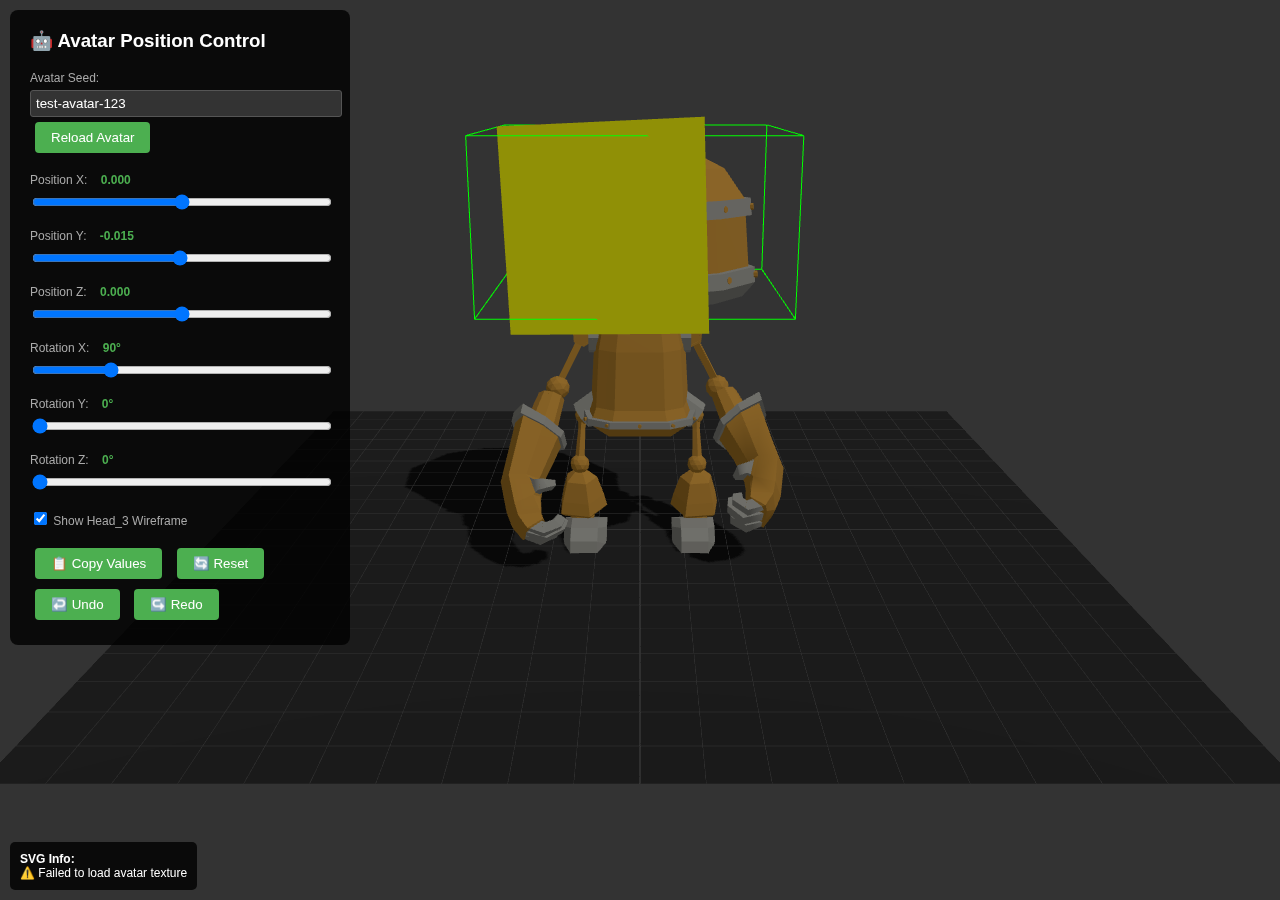
<file: test/robot.html>
<!DOCTYPE html>
<html lang="ko">
<head>
	<meta charset="utf-8">
	<title>Robot Avatar Test - KujiKuji</title>
	<meta name="viewport" content="width=device-width, user-scalable=no, minimum-scale=1.0, maximum-scale=1.0">
	<style>
		body {
			margin: 0;
			overflow: hidden;
			font-family: Arial, sans-serif;
		}
		#controls {
			position: absolute;
			top: 10px;
			left: 10px;
			background: rgba(0, 0, 0, 0.8);
			color: white;
			padding: 20px;
			border-radius: 8px;
			max-width: 300px;
			z-index: 100;
		}
		#controls h3 {
			margin-top: 0;
		}
		.control-group {
			margin: 15px 0;
		}
		.control-group label {
			display: block;
			margin-bottom: 5px;
			font-size: 12px;
			color: #aaa;
		}
		.control-group input[type="range"] {
			width: 100%;
		}
		.control-group input[type="text"] {
			width: 100%;
			padding: 5px;
			background: #333;
			border: 1px solid #555;
			color: white;
			border-radius: 3px;
		}
		.value-display {
			display: inline-block;
			margin-left: 10px;
			color: #4CAF50;
			font-weight: bold;
		}
		button {
			padding: 8px 16px;
			background: #4CAF50;
			color: white;
			border: none;
			border-radius: 4px;
			cursor: pointer;
			margin: 5px;
		}
		button:hover {
			background: #45a049;
		}
		#info {
			position: absolute;
			bottom: 10px;
			left: 10px;
			background: rgba(0, 0, 0, 0.8);
			color: white;
			padding: 10px;
			border-radius: 5px;
			font-size: 12px;
			max-width: 300px;
		}
	</style>
</head>
<body>
	<div id="controls">
		<h3>🤖 Avatar Position Control</h3>
		
		<div class="control-group">
			<label>Avatar Seed:</label>
			<input type="text" id="seedInput" value="test-avatar-123">
			<button onclick="reloadAvatar()">Reload Avatar</button>
		</div>

		<div class="control-group">
			<label>Position X: <span class="value-display" id="posXValue">0.000</span></label>
			<input type="range" id="posX" min="-1" max="1" step="0.001" value="0">
		</div>

		<div class="control-group">
			<label>Position Y: <span class="value-display" id="posYValue">-0.015</span></label>
			<input type="range" id="posY" min="-1" max="1" step="0.001" value="-0.015">
		</div>

		<div class="control-group">
			<label>Position Z: <span class="value-display" id="posZValue">0.000</span></label>
			<input type="range" id="posZ" min="-1" max="1" step="0.001" value="0">
		</div>

		<div class="control-group">
			<label>Rotation X: <span class="value-display" id="rotXValue">90°</span></label>
			<input type="range" id="rotX" min="0" max="360" step="0.1" value="90">
		</div>

		<div class="control-group">
			<label>Rotation Y: <span class="value-display" id="rotYValue">0°</span></label>
			<input type="range" id="rotY" min="0" max="360" step="0.1" value="0">
		</div>

		<div class="control-group">
			<label>Rotation Z: <span class="value-display" id="rotZValue">0°</span></label>
			<input type="range" id="rotZ" min="0" max="360" step="0.1" value="0">
		</div>

		<div class="control-group">
			<label>
				<input type="checkbox" id="showHead3" checked> Show Head_3 Wireframe
			</label>
		</div>

		<button onclick="copyValues()">📋 Copy Values</button>
		<button onclick="resetValues()">🔄 Reset</button>
		<button onclick="undo()">↩️ Undo</button>
		<button onclick="redo()">↪️ Redo</button>
	</div>

	<div id="info">
		<strong>SVG Info:</strong><br>
		<span id="svgInfo">Loading...</span>
	</div>

		<script type="importmap">
			{
				"imports": {
					"three": "../libs/threejs/build/three.module.js",
					"three/addons/": "../libs/threejs/jsm/"
				}
			}
		</script>	<script type="module">
		import * as THREE from 'three';
		import { OrbitControls } from 'three/addons/controls/OrbitControls.js';
		import { GLTFLoader } from 'three/addons/loaders/GLTFLoader.js';
		import { SVGLoader } from 'three/addons/loaders/SVGLoader.js';

		let scene, camera, renderer, controls;
		let robot, avatarGroup, headParent, head3Wireframe;
		let history = [];
		let historyIndex = -1;
		const MAX_HISTORY = 50;

		init();
		animate();

		function init() {
			// Scene
			scene = new THREE.Scene();
			scene.background = new THREE.Color(0x333333);

			// Camera
			camera = new THREE.PerspectiveCamera(45, window.innerWidth / window.innerHeight, 0.1, 100);
			camera.position.set(0, 5, 12);

			// Renderer
			renderer = new THREE.WebGLRenderer({ antialias: true });
			renderer.setSize(window.innerWidth, window.innerHeight);
			renderer.shadowMap.enabled = true;
			document.body.appendChild(renderer.domElement);

			// Lights
			const ambientLight = new THREE.AmbientLight(0xffffff, 0.5);
			scene.add(ambientLight);

			const dirLight = new THREE.DirectionalLight(0xffffff, 1);
			dirLight.position.set(5, 10, 5);
			dirLight.castShadow = true;
			scene.add(dirLight);

			// Ground
			const ground = new THREE.Mesh(
				new THREE.PlaneGeometry(10, 10),
				new THREE.MeshStandardMaterial({ color: 0x222222 })
			);
			ground.rotation.x = -Math.PI / 2;
			ground.receiveShadow = true;
			scene.add(ground);

			// Grid
			const grid = new THREE.GridHelper(10, 20, 0x444444, 0x333333);
			scene.add(grid);

			// Controls
			controls = new OrbitControls(camera, renderer.domElement);
			controls.enableDamping = true;
			controls.target.set(0, 1, 0);

			// Load Robot
			loadRobot();

			// Event listeners
			setupControls();
			window.addEventListener('resize', onWindowResize);
		}

		function loadRobot() {
			const loader = new GLTFLoader();
			loader.load('../libs/models/gltf/RobotExpressive/RobotExpressive.glb', function(gltf) {
				robot = gltf.scene;
				
				robot.traverse(function(node) {
					if (node.isMesh) {
						node.castShadow = true;
					}
				});

				// Hide Head_4
				const head = robot.getObjectByName('Head_4');
				if (head) head.visible = false;

				// Get Head_3 for avatar placement
				headParent = robot.getObjectByName('Head_3');

				// Add Head_3 wireframe helper
				if (headParent) {
					const box = new THREE.BoxHelper(headParent, 0x00ff00);
					head3Wireframe = box;
					scene.add(box);
				}

				scene.add(robot);
				
				// Load avatar
				loadAvatar();
			});
		}

		function loadAvatar() {
			const seed = document.getElementById('seedInput').value;
			const avatarUrl = `https://api.dicebear.com/7.x/bottts-neutral/svg?seed=${seed}`;

			// Remove old avatar if exists
			if (avatarGroup) {
				headParent.remove(avatarGroup);
			}

			// Create avatar plane with texture
			const geometry = new THREE.PlaneGeometry(0.02, 0.02);
			const material = new THREE.MeshPhysicalMaterial({
				color: 0xffff00,
				side: THREE.DoubleSide,
				transparent: true
			});
			
			avatarGroup = new THREE.Mesh(geometry, material);
			avatarGroup.name = 'AvatarPlane';

			// Load texture
			const textureLoader = new THREE.TextureLoader();
			textureLoader.load(avatarUrl, function(texture) {
				avatarGroup.material.map = texture;
				avatarGroup.material.needsUpdate = true;
				
				// Update info display
				document.getElementById('svgInfo').innerHTML = `
					✅ Avatar texture loaded<br>
					Size: 0.02 x 0.02<br>
					Type: TextureLoader (Plane)
				`;
			}, undefined, function(error) {
				console.error('Failed to load avatar:', error);
				document.getElementById('svgInfo').textContent = '⚠️ Failed to load avatar texture';
			});

			// Apply initial transforms
			updateAvatarTransform();

			headParent.add(avatarGroup);
		}

		function updateAvatarTransform() {
			if (!avatarGroup) return;

			// Position
			const posX = parseFloat(document.getElementById('posX').value);
			const posY = parseFloat(document.getElementById('posY').value);
			const posZ = parseFloat(document.getElementById('posZ').value);
			avatarGroup.position.set(posX, posY, posZ);

			// Rotation
			const rotX = parseFloat(document.getElementById('rotX').value) * Math.PI / 180;
			const rotY = parseFloat(document.getElementById('rotY').value) * Math.PI / 180;
			const rotZ = parseFloat(document.getElementById('rotZ').value) * Math.PI / 180;
			avatarGroup.rotation.set(rotX, rotY, rotZ);

			// Update Head_3 wireframe visibility
			if (head3Wireframe) {
				head3Wireframe.visible = document.getElementById('showHead3').checked;
				if (head3Wireframe.visible) {
					head3Wireframe.update();
				}
			}
		}

		function setupControls() {
			const controls = ['posX', 'posY', 'posZ', 'rotX', 'rotY', 'rotZ'];
			
			// Save initial state
			saveState();
			
			controls.forEach(id => {
				const input = document.getElementById(id);
				const display = document.getElementById(id + 'Value');
				
				input.addEventListener('input', function() {
					let value = parseFloat(this.value);
					if (id.startsWith('rot')) {
						display.textContent = value.toFixed(1) + '°';
					} else {
						display.textContent = value.toFixed(3);
					}
					updateAvatarTransform();
				});
				
				// Save state when slider is released
				input.addEventListener('change', function() {
					saveState();
				});
			});

			// Checkbox for Head_3 wireframe
			document.getElementById('showHead3').addEventListener('change', updateAvatarTransform);
		}

		function saveState() {
			const state = {
				posX: parseFloat(document.getElementById('posX').value),
				posY: parseFloat(document.getElementById('posY').value),
				posZ: parseFloat(document.getElementById('posZ').value),
				rotX: parseFloat(document.getElementById('rotX').value),
				rotY: parseFloat(document.getElementById('rotY').value),
				rotZ: parseFloat(document.getElementById('rotZ').value)
			};
			
			// Remove any states after current index (when new change is made after undo)
			history = history.slice(0, historyIndex + 1);
			
			// Add new state
			history.push(state);
			historyIndex++;
			
			// Limit history size
			if (history.length > MAX_HISTORY) {
				history.shift();
				historyIndex--;
			}
			
			console.log(`📝 State saved (${historyIndex + 1}/${history.length})`);
		}

		function restoreState(state) {
			document.getElementById('posX').value = state.posX;
			document.getElementById('posY').value = state.posY;
			document.getElementById('posZ').value = state.posZ;
			document.getElementById('rotX').value = state.rotX;
			document.getElementById('rotY').value = state.rotY;
			document.getElementById('rotZ').value = state.rotZ;
			
			// Update displays
			document.getElementById('posXValue').textContent = state.posX.toFixed(3);
			document.getElementById('posYValue').textContent = state.posY.toFixed(3);
			document.getElementById('posZValue').textContent = state.posZ.toFixed(3);
			document.getElementById('rotXValue').textContent = state.rotX.toFixed(1) + '°';
			document.getElementById('rotYValue').textContent = state.rotY.toFixed(1) + '°';
			document.getElementById('rotZValue').textContent = state.rotZ.toFixed(1) + '°';
			
			updateAvatarTransform();
		}

		window.reloadAvatar = function() {
			loadAvatar();
		};

		window.undo = function() {
			if (historyIndex > 0) {
				historyIndex--;
				restoreState(history[historyIndex]);
				console.log(`↩️ Undo (${historyIndex + 1}/${history.length})`);
			} else {
				console.log('⚠️ No more undo history');
			}
		};

		window.redo = function() {
			if (historyIndex < history.length - 1) {
				historyIndex++;
				restoreState(history[historyIndex]);
				console.log(`↪️ Redo (${historyIndex + 1}/${history.length})`);
			} else {
				console.log('⚠️ No more redo history');
			}
		};

		window.copyValues = function() {
			const values = {
				position: {
					x: parseFloat(document.getElementById('posX').value),
					y: parseFloat(document.getElementById('posY').value),
					z: parseFloat(document.getElementById('posZ').value)
				},
				rotation: {
					x: parseFloat(document.getElementById('rotX').value),
					y: parseFloat(document.getElementById('rotY').value),
					z: parseFloat(document.getElementById('rotZ').value)
				}
			};

			const code = `
// Avatar Plane Configuration
plane.position.set(${values.position.x}, ${values.position.y}, ${values.position.z});
plane.rotation.x = Math.PI * ${(values.rotation.x / 180).toFixed(4)}; // ${values.rotation.x}°
plane.rotation.y = Math.PI * ${(values.rotation.y / 180).toFixed(4)}; // ${values.rotation.y}°
plane.rotation.z = Math.PI * ${(values.rotation.z / 180).toFixed(4)}; // ${values.rotation.z}°
			`.trim();

			navigator.clipboard.writeText(code).then(() => {
				alert('✅ Values copied to clipboard!');
			});
		};

		window.resetValues = function() {
			document.getElementById('posX').value = 0;
			document.getElementById('posY').value = -0.015;
			document.getElementById('posZ').value = 0;
			document.getElementById('rotX').value = 90;
			document.getElementById('rotY').value = 0;
			document.getElementById('rotZ').value = 0;
			document.getElementById('showHead3').checked = true;
			
			// Update displays
			document.getElementById('posXValue').textContent = '0.000';
			document.getElementById('posYValue').textContent = '-0.015';
			document.getElementById('posZValue').textContent = '0.000';
			document.getElementById('rotXValue').textContent = '90.0°';
			document.getElementById('rotYValue').textContent = '0.0°';
			document.getElementById('rotZValue').textContent = '0.0°';
			
			updateAvatarTransform();
			saveState(); // Save reset state to history
		};

		function animate() {
			requestAnimationFrame(animate);
			controls.update();
			renderer.render(scene, camera);
		}

		function onWindowResize() {
			camera.aspect = window.innerWidth / window.innerHeight;
			camera.updateProjectionMatrix();
			renderer.setSize(window.innerWidth, window.innerHeight);
		}
	</script>
</body>
</html>
</file>
<file: css/main.css>
/**
 * KUJIKUJI - Main Stylesheet
 * Interactive 3D Lottery Application
 */

/* ===== Base Styles ===== */
body {
	margin: 0;
	background-color: #000;
	color: #fff;
	font-family: 'Segoe UI', Tahoma, Geneva, Verdana, sans-serif;
	font-size: 14px;
	line-height: 1.6;
	overscroll-behavior: none;
	-webkit-font-smoothing: antialiased;
	-moz-osx-font-smoothing: grayscale;
}

/* ===== Links ===== */
a {
	color: #4a9eff;
	text-decoration: none;
	transition: color 0.2s ease;
}

a:hover {
	color: #6bb3ff;
	text-decoration: underline;
}

a:active {
	color: #2a7edf;
}

/* ===== Buttons ===== */
button {
	cursor: pointer;
	text-transform: uppercase;
	font-family: inherit;
	transition: all 0.2s ease;
}

button:disabled {
	cursor: not-allowed;
	opacity: 0.5;
}

/* ===== Info Section ===== */
#info {
	position: absolute;
	top: 0px;
	width: 100%;
	padding: 10px;
	box-sizing: border-box;
	text-align: center;
	-moz-user-select: none;
	-webkit-user-select: none;
	-ms-user-select: none;
	user-select: none;
	pointer-events: none;
	z-index: 1;
}

a, button, input, select {
	pointer-events: auto;
}

/* ===== GUI Styles ===== */
.lil-gui {
	z-index: 2 !important;
}

@media all and ( max-width: 640px ) {
	.lil-gui.root { 
		right: auto;
		top: auto;
		max-height: 50%;
		max-width: 80%;
		bottom: 0;
		left: 0;
	}
}

/* ===== Overlay ===== */
#overlay {
	position: absolute;
	font-size: 16px;
	z-index: 2;
	top: 0;
	left: 0;
	width: 100%;
	height: 100%;
	display: flex;
	align-items: center;
	justify-content: center;
	flex-direction: column;
	background: rgba(0, 0, 0, 0.8);
	backdrop-filter: blur(5px);
}

#overlay button {
	background: transparent;
	border: 0;
	border: 2px solid rgb(255, 255, 255);
	border-radius: 8px;
	color: #ffffff;
	padding: 14px 24px;
	text-transform: uppercase;
	font-weight: bold;
	cursor: pointer;
	transition: all 0.3s ease;
}

#overlay button:hover {
	background: rgba(255, 255, 255, 0.1);
	transform: scale(1.05);
}

#overlay button:active {
	transform: scale(0.98);
}

/* ===== Error Messages ===== */
#notSupported {
	width: 50%;
	margin: 20px auto;
	background-color: #dc3545;
	padding: 15px;
	border-radius: 8px;
	text-align: center;
	font-weight: bold;
}

/* ===== Responsive Design ===== */
@media (max-width: 768px) {
	body {
		font-size: 13px;
	}
	
	#overlay button {
		padding: 12px 20px;
		font-size: 14px;
	}
	
	#notSupported {
		width: 80%;
		font-size: 12px;
	}
}

@media (max-width: 480px) {
	body {
		font-size: 12px;
	}
	
	#overlay button {
		padding: 10px 16px;
		font-size: 13px;
	}
}

/* ===== Animations ===== */
@keyframes fadeIn {
	from {
		opacity: 0;
		transform: translateY(20px);
	}
	to {
		opacity: 1;
		transform: translateY(0);
	}
}

.fade-in {
	animation: fadeIn 0.5s ease-out;
}

/* ===== Loading Spinner ===== */
.spinner {
	border: 4px solid rgba(255, 255, 255, 0.1);
	border-top: 4px solid #fff;
	border-radius: 50%;
	width: 40px;
	height: 40px;
	animation: spin 1s linear infinite;
	margin: 20px auto;
}

@keyframes spin {
	0% { transform: rotate(0deg); }
	100% { transform: rotate(360deg); }
}
</file>
<file: css/select.css>
/* ===== KUJIKUJI Index Page Styles ===== */

/* Page Layout */
html, body {
	width: 100%;
	height: 100%;
	padding: 0;
	margin: 0;
	overflow: hidden;
}

body {
	color: #222;
}

/* Button Container */
#wrapper {
	position: absolute;
	bottom: 20px;
	left: 50%;
	transform: translate(-50%, -50%);
	z-index: 100;
}

/* Main Button Styling */
button {
	font-size: 30px;
	padding: 20px 40px;
	border-radius: 8px;
	border: 2px solid #333;
	background: rgba(255, 255, 255, 0.95);
	color: #333;
	font-weight: bold;
	box-shadow: 0 4px 6px rgba(0, 0, 0, 0.3);
	cursor: pointer;
	visibility: visible;
	opacity: 1;
	transition: all 0.3s ease;
}

button:hover {
	transform: translateY(-2px);
	box-shadow: 0 6px 8px rgba(0, 0, 0, 0.4);
	background: rgba(255, 255, 255, 1);
}

button:active {
	transform: translateY(0);
	box-shadow: 0 2px 4px rgba(0, 0, 0, 0.3);
}

.hide {
	visibility: hidden;
	opacity: 0;
	transition: opacity 0.3s, visibility 0.3s;
}

/* Loading Indicator */
.loading {
	position: absolute;
	top: 50%;
	left: 50%;
	transform: translate(-50%, -50%);
	color: white;
	font-size: 24px;
	font-family: 'Arial', sans-serif;
}

/* Stats Display */
#stats-container {
	position: absolute;
	top: 20px;
	left: 20px;
	display: flex;
	align-items: center;
	gap: 20px;
	background: rgba(0, 0, 0, 0.8);
	padding: 12px 24px;
	border-radius: 50px;
	color: white;
	font-family: Arial, sans-serif;
	z-index: 100;
	backdrop-filter: blur(10px);
	box-shadow: 0 4px 12px rgba(0, 0, 0, 0.3);
}

.stats-item {
	display: flex;
	flex-direction: column;
	align-items: center;
	gap: 4px;
}

.stats-label {
	font-size: 0.75em;
	opacity: 0.8;
	font-weight: normal;
}

.stats-value {
	font-size: 1.4em;
	font-weight: bold;
	color: #4CAF50;
}

.stats-divider {
	width: 1px;
	height: 30px;
	background: rgba(255, 255, 255, 0.3);
}

.back-button {
	margin-right: 10px;
	padding: 8px 16px !important;
	font-size: 0.9em !important;
	background: rgba(108, 117, 125, 0.9) !important;
	color: white !important;
	border: none !important;
	border-radius: 20px !important;
	cursor: pointer;
	transition: all 0.3s ease;
	white-space: nowrap;
}

.back-button:hover {
	background: rgba(108, 117, 125, 1) !important;
	transform: translateY(-1px) !important;
}

/* Responsive Design */
@media (max-width: 768px) {
	button {
		font-size: 24px;
		padding: 15px 30px;
	}
	
	#stats-container {
		top: 10px;
		left: 10px;
		gap: 12px;
		padding: 10px 18px;
		border-radius: 40px;
		max-width: calc(100% - 100px);
		flex-wrap: wrap;
	}
	
	.stats-label {
		font-size: 0.65em;
	}
	
	.stats-value {
		font-size: 1.2em;
	}
	
	.stats-divider {
		height: 24px;
	}
	
	.back-button {
		padding: 6px 12px !important;
		font-size: 0.8em !important;
		margin-right: 5px;
	}
}
</file>
<file: css/language-selector.css>
/* Language Selector */
.language-selector {
    position: fixed;
    top: 20px;
    right: 20px;
    z-index: 1000;
    display: flex;
    align-items: center;
    gap: 8px;
    background: rgba(255, 255, 255, 0.95);
    padding: 8px 12px;
    border-radius: 20px;
    box-shadow: 0 2px 8px rgba(0, 0, 0, 0.1);
    backdrop-filter: blur(10px);
}

.language-selector__icon {
    font-size: 18px;
    user-select: none;
}

.language-selector__dropdown {
    border: none;
    background: transparent;
    font-size: 14px;
    font-weight: 500;
    color: #333;
    cursor: pointer;
    outline: none;
    padding: 4px 8px;
    border-radius: 4px;
    transition: background-color 0.2s;
}

.language-selector__dropdown:hover {
    background-color: rgba(0, 0, 0, 0.05);
}

.language-selector__dropdown:focus {
    background-color: rgba(0, 0, 0, 0.08);
}

.language-selector__dropdown option {
    background: white;
    color: #333;
    padding: 8px;
}

/* Mobile responsive */
@media (max-width: 768px) {
    .language-selector {
        top: 10px;
        right: 10px;
        padding: 6px 10px;
    }
    
    .language-selector__icon {
        font-size: 16px;
    }
    
    .language-selector__dropdown {
        font-size: 13px;
        padding: 3px 6px;
    }
}

/* Dark mode support */
@media (prefers-color-scheme: dark) {
    .language-selector {
        background: rgba(40, 40, 40, 0.95);
    }
    
    .language-selector__dropdown {
        color: #f0f0f0;
    }
    
    .language-selector__dropdown:hover {
        background-color: rgba(255, 255, 255, 0.1);
    }
    
    .language-selector__dropdown:focus {
        background-color: rgba(255, 255, 255, 0.15);
    }
    
    .language-selector__dropdown option {
        background: #2a2a2a;
        color: #f0f0f0;
    }
}
</file>
